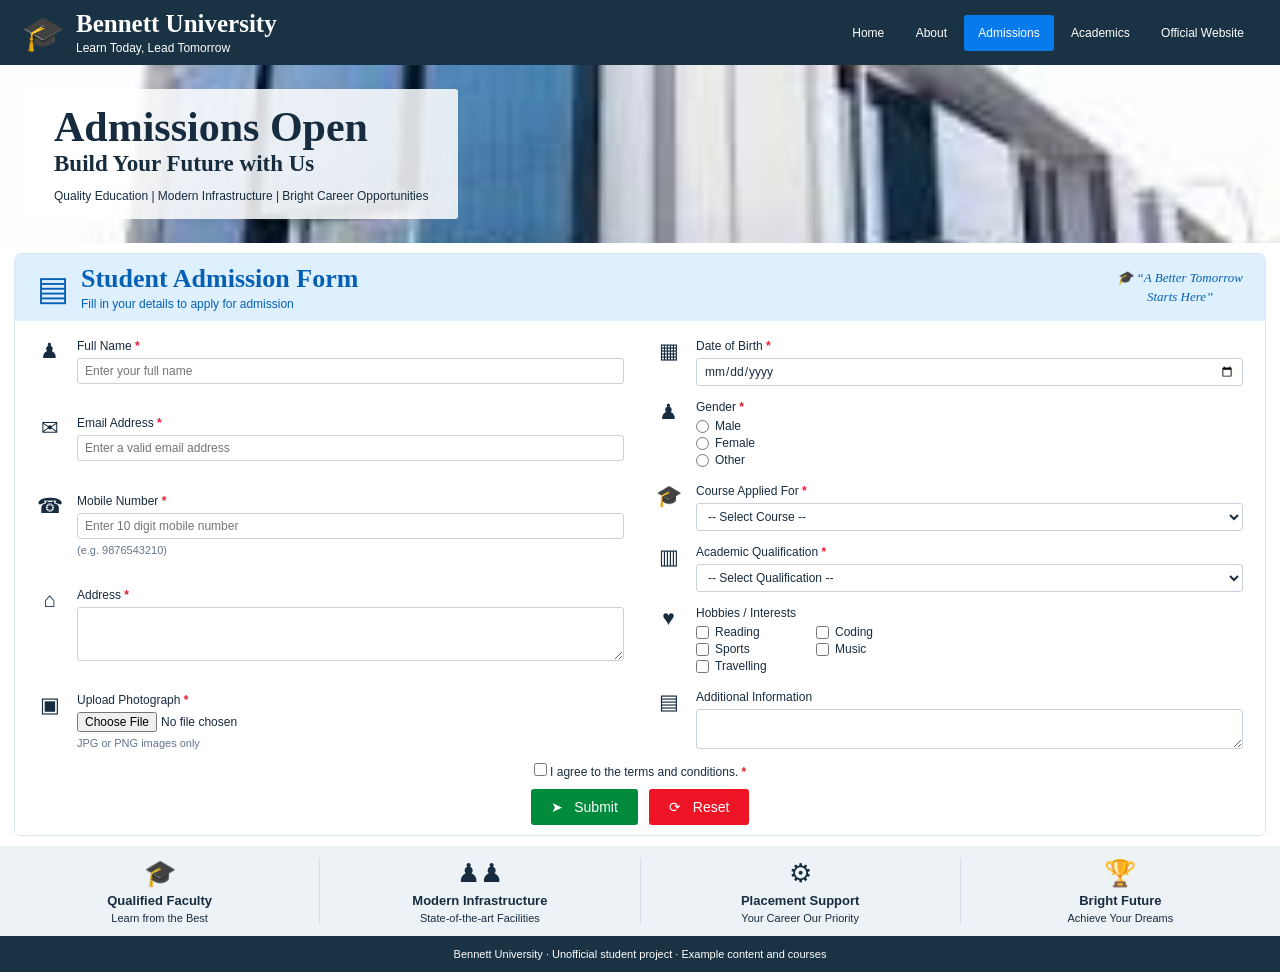
<file: html/23sep/index.html>
<!DOCTYPE html>
    <html lang="en">
    <head>
        <meta charset="UTF-8">
        <meta name="viewport" content="width=device-width, initial-scale=1">
        <title>Bennett University | Admissions</title>
        <link rel="stylesheet" href="style.css">
    </head>
    <body>
        <header>
        <div class="brand">
            <span class="logo">🎓</span>
            <div>
            <h1>Bennett University</h1>
            <p>Learn Today, Lead Tomorrow</p>
            </div>
        </div>
        <nav>
            <a href="#home">Home</a>
            <a href="#highlights">About</a>
            <a class="active" href="#admission">Admissions</a>
            <a href="#course">Academics</a>
            <a href="https://www.bennett.edu.in/">Official Website</a>
        </nav>
        </header>
        <section class="banner" id="home">
        <div>
            <h2>Admissions Open</h2>
            <h3>Build Your Future with Us</h3>
            <p>Quality Education | Modern Infrastructure | Bright Career Opportunities</p>
        </div>
        </section>
        <main id="admission">
        <div class="form-heading">
            <div class="brand">
            <span class="logo">▤</span>
            <div>
                <h2>Student Admission Form</h2>
                <p>Fill in your details to apply for admission</p>
            </div>
            </div>
            <p class="quote">🎓 “A Better Tomorrow<br>Starts Here”</p>
        </div>
        <form onsubmit="event.preventDefault(); alert('Demo only. No application was submitted.');">
            <div class="columns">
            <section class="left-column">
                <div class="field">
                <span class="icon" aria-hidden="true">♟</span>
                <div>
                    <label for="name">Full Name <b>*</b>
                </label>
                <input id="name" name="name" placeholder="Enter your full name" required>
                </div>
            </div>
            <div class="field">
                <span class="icon" aria-hidden="true">✉</span>
                <div>
                <label for="email">Email Address <b>*</b>
                </label>
                <input type="email" id="email" name="email" placeholder="Enter a valid email address" required>
            </div>
            </div>
            <div class="field">
            <span class="icon" aria-hidden="true">☎</span>
            <div>
                <label for="phone">Mobile Number <b>*</b>
            </label>
            <input type="tel" id="phone" name="phone" pattern="[0-9]{10}" maxlength="10" placeholder="Enter 10 digit mobile number" required>
            <small>(e.g. 9876543210)</small>
            </div>
        </div>
        <div class="field">
            <span class="icon" aria-hidden="true">⌂</span>
            <div>
            <label for="address">Address <b>*</b>
            </label>
            <textarea id="address" name="address" rows="3" placeholder="Enter your complete address" required>
            </textarea>
        </div>
        </div>
        <div class="field">
        <span class="icon" aria-hidden="true">▣</span>
        <div>
            <label for="photo">Upload Photograph <b>*</b>
        </label>
        <input type="file" id="photo" accept="image/jpeg,image/png" required>
        <small>JPG or PNG images only</small>
        </div>
    </div>
    </section>
    <section>
    <div class="field">
        <span class="icon" aria-hidden="true">▦</span>
        <div>
        <label for="dob">Date of Birth <b>*</b>
        </label>
        <input type="date" id="dob" name="dob" required>
    </div>
    </div>
    <div class="field">
    <span class="icon" aria-hidden="true">♟</span>
    <fieldset>
        <legend>Gender <b>*</b>
    </legend>
    <label class="option">
        <input type="radio" name="gender" value="male" required> Male</label>
        <label class="option">
        <input type="radio" name="gender" value="female"> Female</label>
        <label class="option">
            <input type="radio" name="gender" value="other"> Other</label>
        </fieldset>
        </div>
        <div class="field">
        <span class="icon" aria-hidden="true">🎓</span>
        <div>
            <label for="course">Course Applied For <b>*</b>
        </label>
        <select id="course" name="course" required>
            <option value="">-- Select Course --</option>
            <option>B.Tech</option>
            <option>BBA</option>
            <option>BCA</option>
            <option>MBA</option>
        </select>
        </div>
    </div>
    <div class="field">
        <span class="icon" aria-hidden="true">▥</span>
        <div>
        <label for="qualification">Academic Qualification <b>*</b>
        </label>
        <select id="qualification" name="qualification" required>
        <option value="">-- Select Qualification --</option>
        <option>Class 12</option>
        <option>Graduate</option>
        <option>Postgraduate</option>
        </select>
    </div>
    </div>
    <div class="field">
    <span class="icon" aria-hidden="true">♥</span>
    <fieldset>
        <legend>Hobbies / Interests</legend>
        <div class="hobbies">
        <label class="option">
            <input type="checkbox" name="hobbies" value="reading"> Reading</label>
            <label class="option">
            <input type="checkbox" name="hobbies" value="coding"> Coding</label>
            <label class="option">
                <input type="checkbox" name="hobbies" value="sports"> Sports</label>
                <label class="option">
                <input type="checkbox" name="hobbies" value="music"> Music</label>
                <label class="option">
                    <input type="checkbox" name="hobbies" value="travelling"> Travelling</label>
                </div>
                </fieldset>
            </div>
            <div class="field">
                <span class="icon" aria-hidden="true">▤</span>
                <div>
                <label for="information">Additional Information</label>
                <textarea id="information" name="information" rows="2" placeholder="Any other information (optional)">
                </textarea>
                </div>
            </div>
            </section>
        </div>
        <div class="actions">
            <label class="agreement">
            <input type="checkbox" required> I agree to the terms and conditions. <b>*</b>
            </label>
            <button type="submit">➤ &nbsp; Submit</button>
            <button type="reset">⟳ &nbsp; Reset</button>
        </div>
        </form>
    </main>
    <section class="highlights" id="highlights">
        <div>
        <span>🎓</span>
        <h3>Qualified Faculty</h3>
        <p>Learn from the Best</p>
        </div>
        <div>
        <span>♟♟</span>
        <h3>Modern Infrastructure</h3>
        <p>State-of-the-art Facilities</p>
        </div>
        <div>
        <span>⚙</span>
        <h3>Placement Support</h3>
        <p>Your Career Our Priority</p>
        </div>
        <div>
        <span>🏆</span>
        <h3>Bright Future</h3>
        <p>Achieve Your Dreams</p>
        </div>
    </section>
    <footer>Bennett University · Unofficial student project · Example content and courses</footer>
    </body>
    </html>
</file>
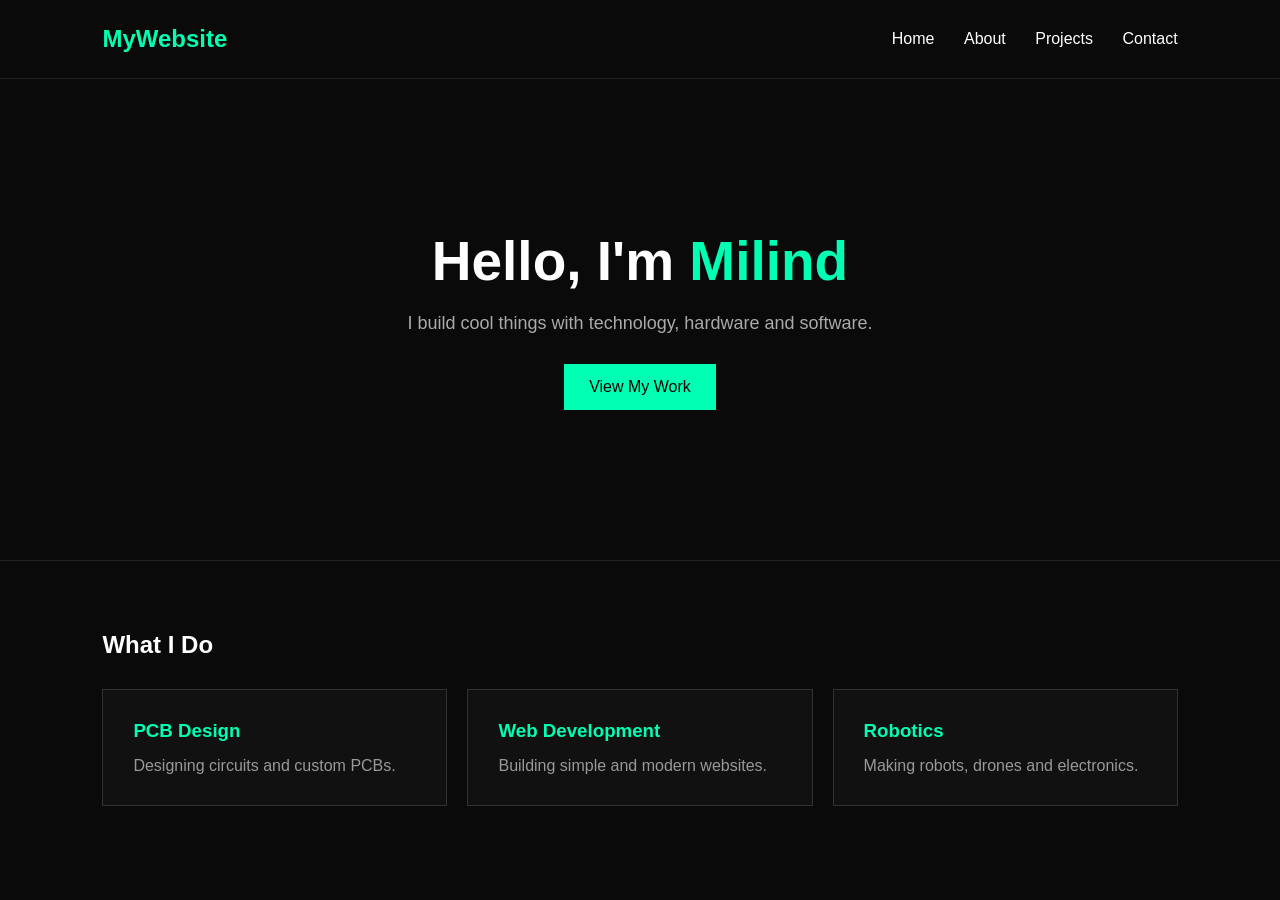
<file: html/10sep/1.html>
<!DOCTYPE html>
<html>
<head>
    <title>My Website</title>
    <link rel="stylesheet" href="style.css">
</head>

<body>

    <nav>
        <h2>MyWebsite</h2>

        <div>
            <a href="#">Home</a>
            <a href="#">About</a>
            <a href="#">Projects</a>
            <a href="#">Contact</a>
        </div>
    </nav>

    <main>
        <h1>Hello, I'm <span>Milind</span></h1>

        <p>
            I build cool things with technology, hardware and software.
        </p>

        <button>View My Work</button>
    </main>

    <section>
        <h2>What I Do</h2>

        <div class="cards">
            <div class="card">
                <h3>PCB Design</h3>
                <p>Designing circuits and custom PCBs.</p>
            </div>

            <div class="card">
                <h3>Web Development</h3>
                <p>Building simple and modern websites.</p>
            </div>

            <div class="card">
                <h3>Robotics</h3>
                <p>Making robots, drones and electronics.</p>
            </div>
        </div>
    </section>

</body>
</html>
</file>
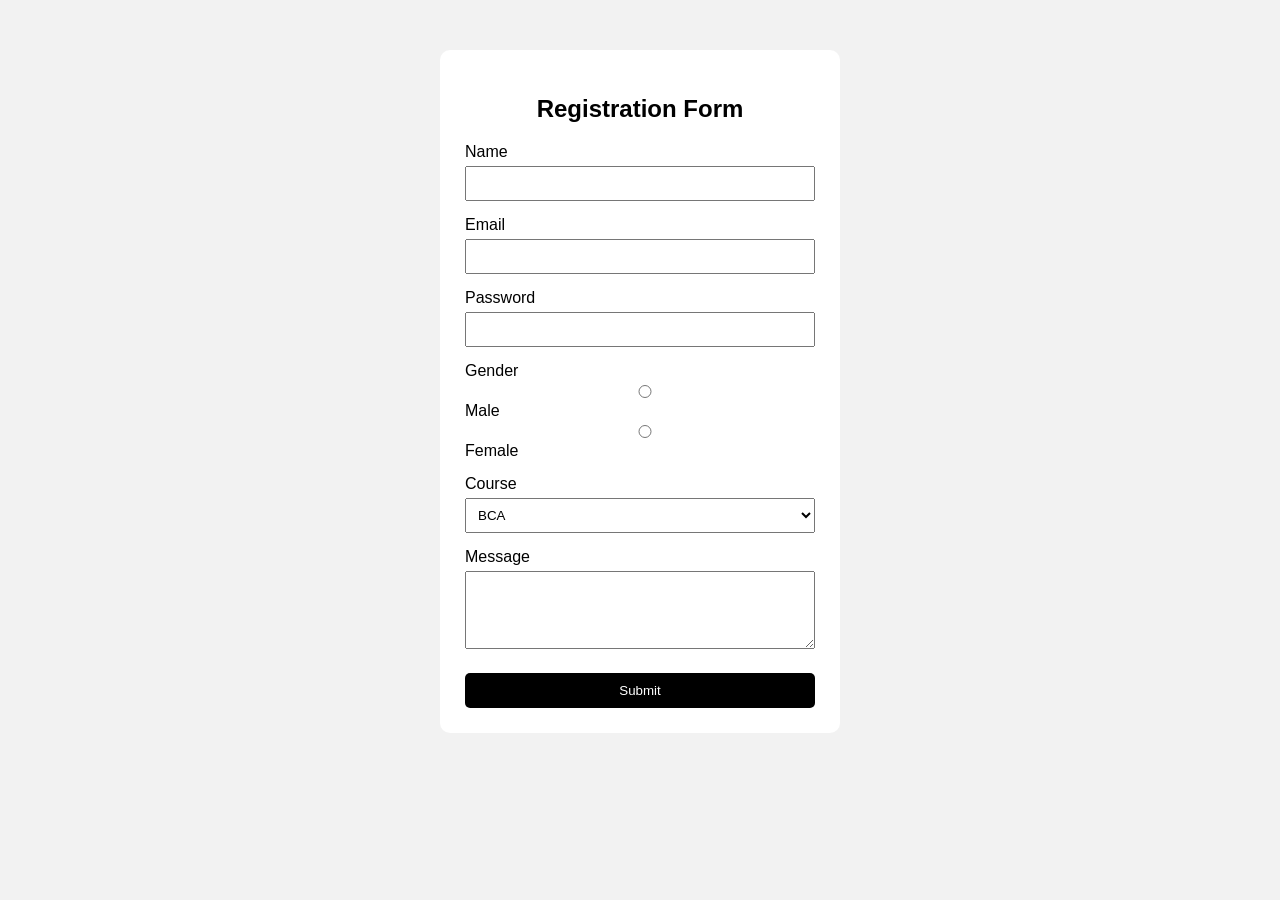
<file: html/16sep/1.html>
<!DOCTYPE html>
<html>
<head>
    <title>Simple Form</title>
    <link rel="stylesheet" href="style.css">
</head>

<body>

    <div class="form">
        <h2>Registration Form</h2>

        <form>
            <label>Name</label>
            <input type="text">

            <label>Email</label>
            <input type="email">

            <label>Password</label>
            <input type="password">

            <label>Gender</label>
            <div>
                <input type="radio" name="gender"> Male
                <input type="radio" name="gender"> Female
            </div>

            <label>Course</label>
            <select>
                <option>BCA</option>
                <option>BBA</option>
                <option>B.Tech</option>
            </select>

            <label>Message</label>
            <textarea rows="4"></textarea>

            <button type="submit">Submit</button>
        </form>
    </div>

</body>
</html>
</file>
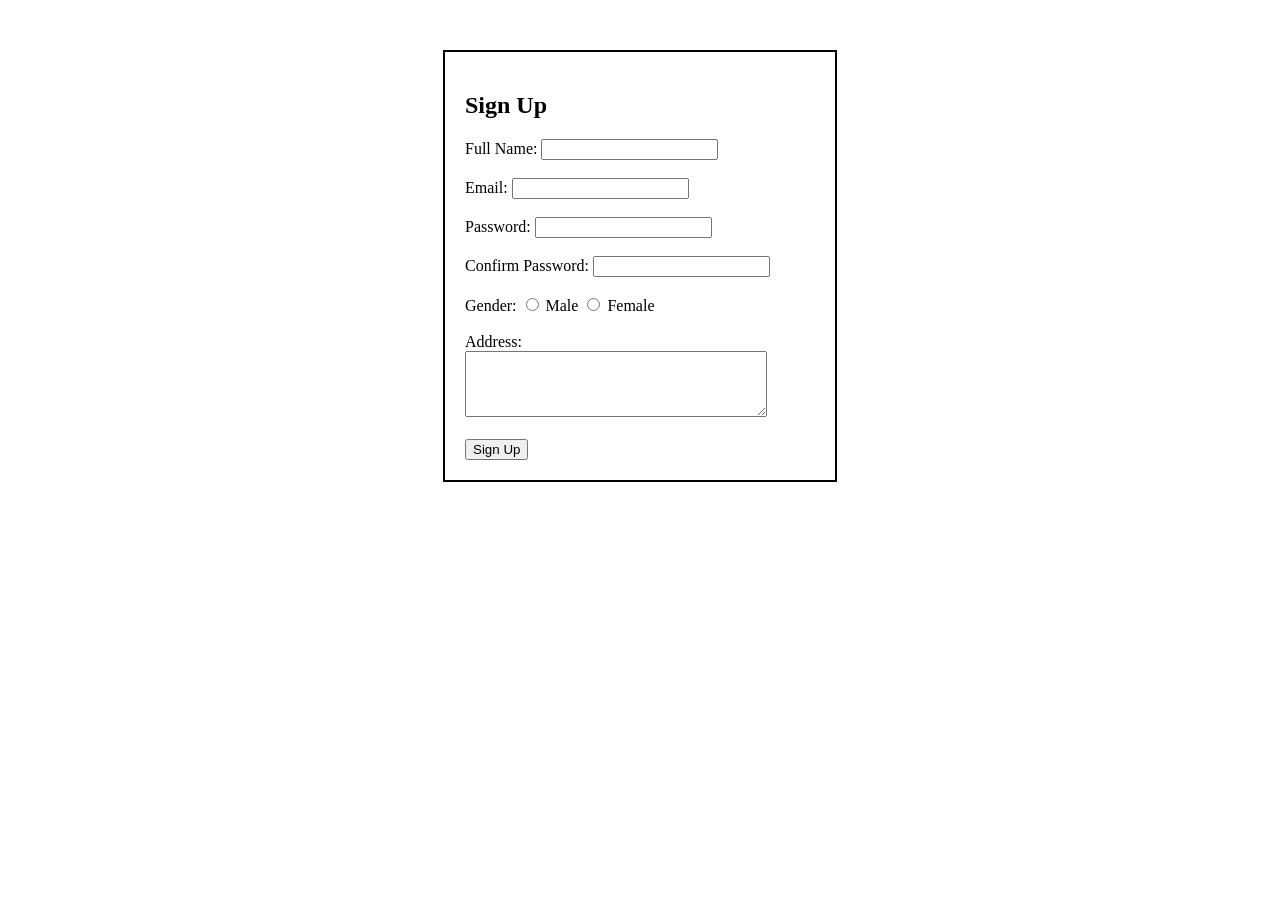
<file: html/16sep/2.html>
<!DOCTYPE html>
<html>
<head>
    <title>Sign Up</title>

    <style>
        .box {
            width: 350px;
            margin: 50px auto;
            padding: 20px;
            border: 2px solid black;
        }
    </style>
</head>

<body>

<div class="box">

    <h2>Sign Up</h2>

    <form>

        <label>Full Name:</label>
        <input type="text" name="fullname" required>
        <br><br>

        <label>Email:</label>
        <input type="email" name="email" required>
        <br><br>

        <label>Password:</label>
        <input type="password" name="password" required>
        <br><br>

        <label>Confirm Password:</label>
        <input type="password" name="confirm_password" required>
        <br><br>

        <label>Gender:</label>
        <input type="radio" name="gender"> Male
        <input type="radio" name="gender"> Female
        <br><br>

        <label>Address:</label><br>
        <textarea name="address" rows="4" cols="35"></textarea>
        <br><br>

        <input type="submit" value="Sign Up">

    </form>

</div>

</body>
</html>
</file>
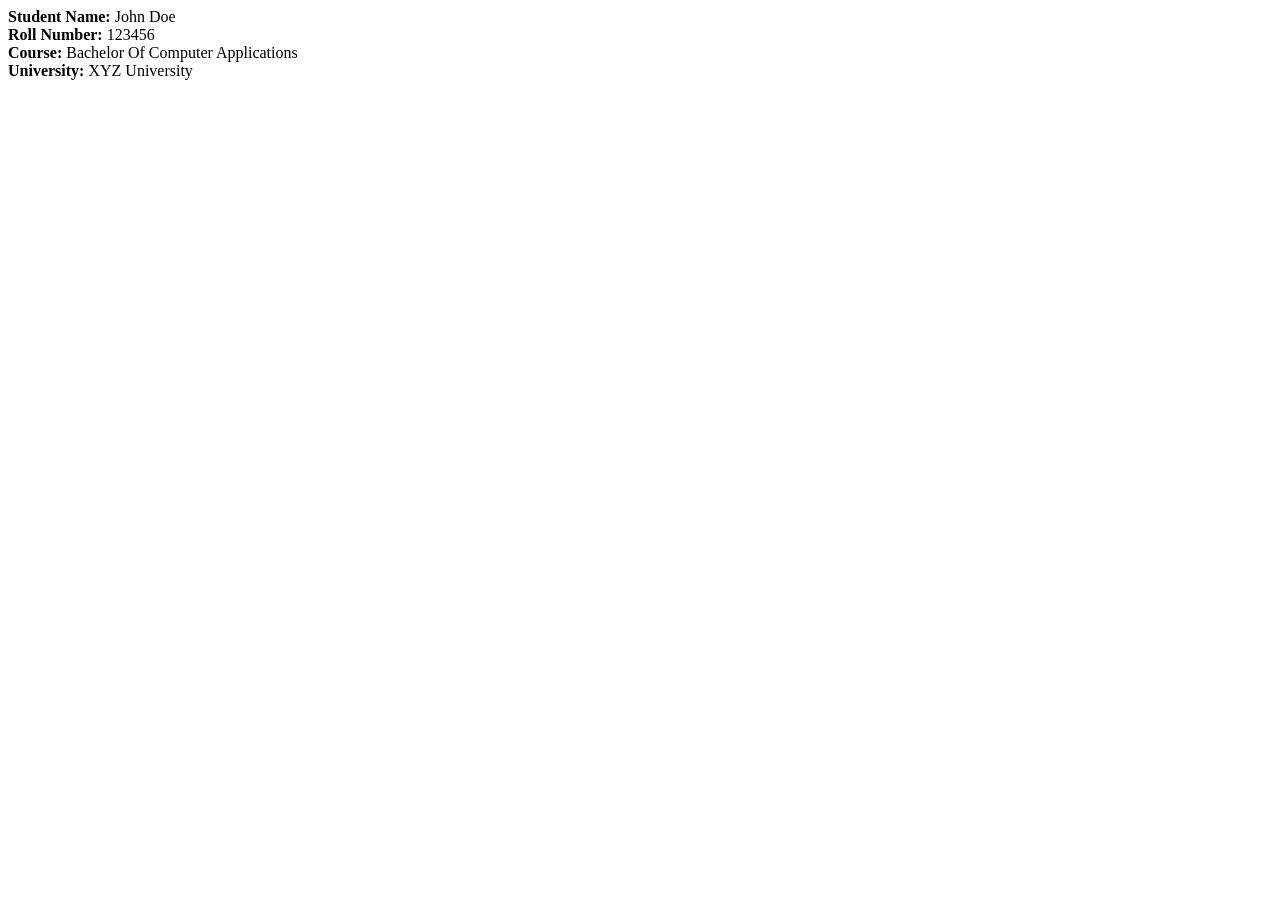
<file: html/21aug/2.html>
<!DOCTYPE html>
<html lang="en">
<head>
    <title>Document</title>
</head>
<body>
    <b>Student Name:</b> John Doe
    <br>
    <b>Roll Number:</b> 123456
    <br>
    <b>Course:</b> Bachelor Of Computer Applications
    <br>
    <b>University:</b> XYZ University 
</body>
</html>
</file>
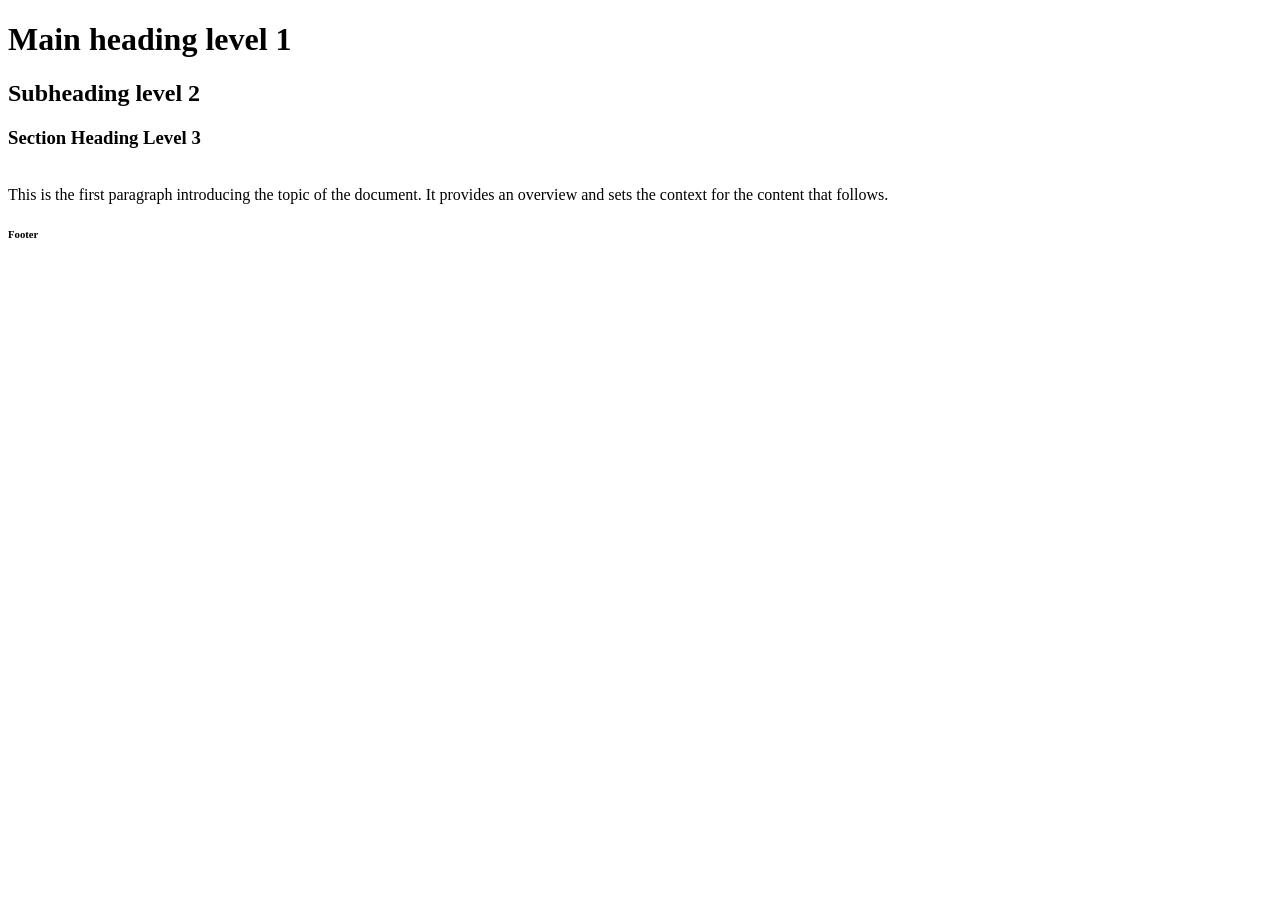
<file: html/21aug/3.html>
<!DOCTYPE html>
<html lang="en">
<head>
    <meta charset="UTF-8">
    <meta name="viewport" content="width=device-width, initial-scale=1.0">
    <title>Document</title>
</head>
<body>
    <h1>Main heading level 1</h1>
    <h2>Subheading level 2</h2>
    <h3>Section Heading Level 3</h3>
    <br>
    This is the first paragraph introducing the topic of the document. It provides an overview and sets the context for the content that follows.
    <br>
    <h6>Footer</h6>
</body>
</html>
</file>
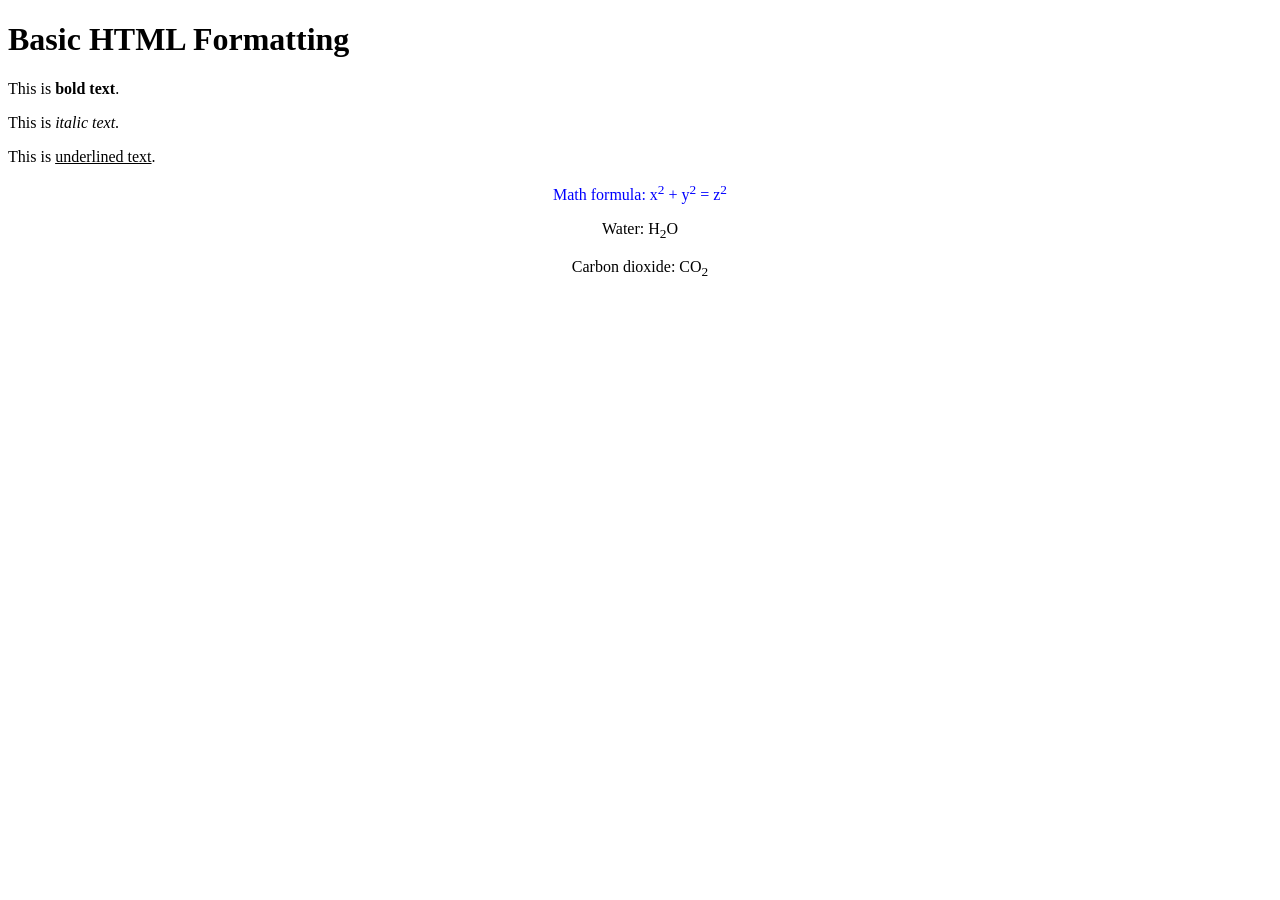
<file: html/21aug/4.html>
<!DOCTYPE html>
<html lang="en">
<head>
    <title>Basic HTML Tags</title>
</head>
<body>
    <div>
        <h1>Basic HTML Formatting</h1>
        <p>This is <b>bold text</b>.</p>
        <p>This is <i>italic text</i>.</p>
        <p>This is <u>underlined text</u>.</p>
        <p style="text-align: center; color: blue;">Math formula: x<sup>2</sup> + y<sup>2</sup> = z<sup>2</sup></p>
        <p style="text-align: center;">Water: H<sub>2</sub>O</p>
        <p style="text-align: center;"y 93>Carbon dioxide: CO<sub>2</sub></p>
    </div>
</body>
</html>
</file>
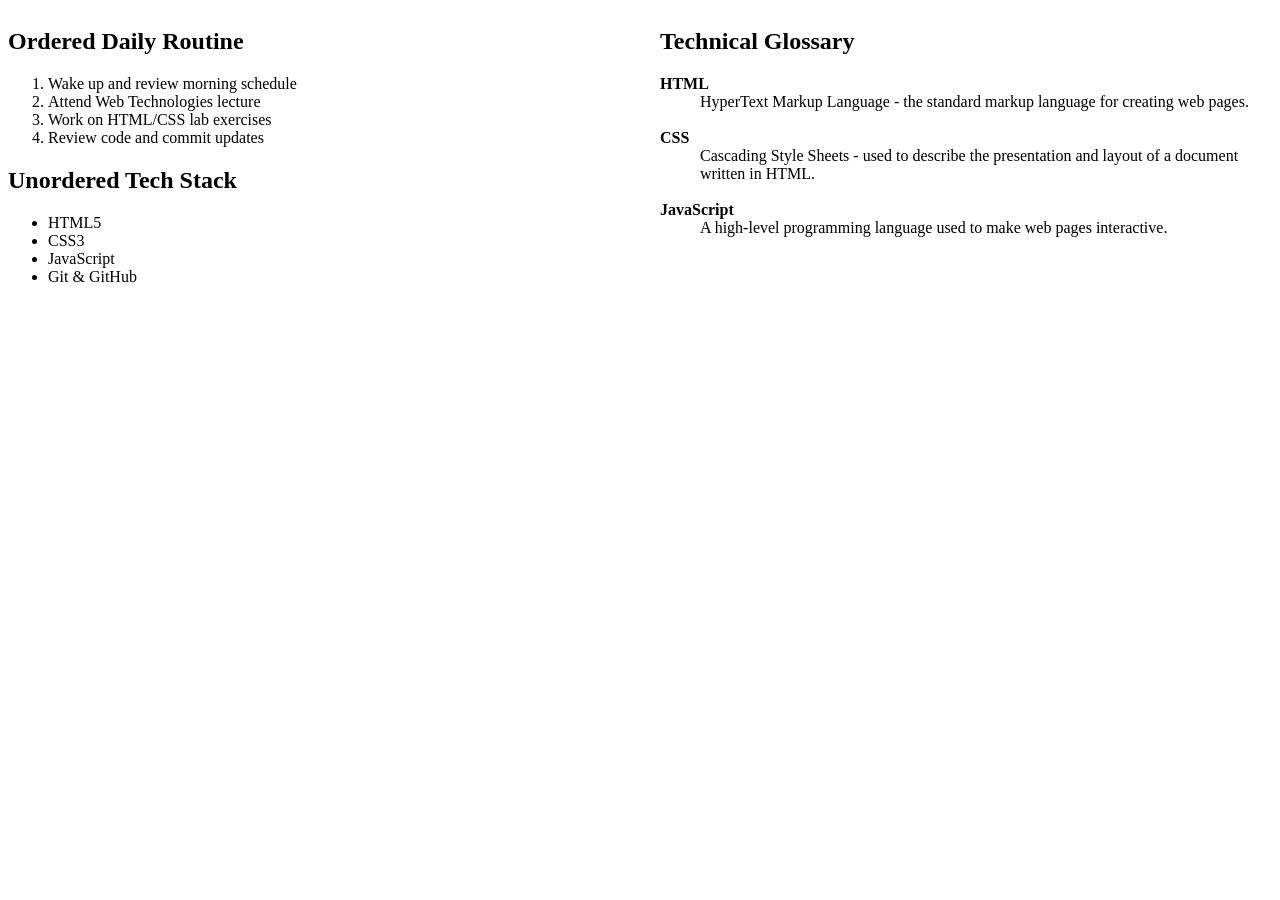
<file: html/9sep/1.html>
<!DOCTYPE html>
<html lang="en">
<head>
    <meta charset="UTF-8">
    <title>Exercise 2.2 - HTML Lists</title>
    <style>
        .container {
            display: flex;
            justify-content: space-between;
            gap: 40px;
        }
        .left-column {
            flex: 1;
        }
        .right-column {
            flex: 1;
        }
    </style>
</head>
<body>

    <div class="container">
        <div class="left-column">
            <h2>Ordered Daily Routine</h2>
            <ol>
                <li>Wake up and review morning schedule</li>
                <li>Attend Web Technologies lecture</li>
                <li>Work on HTML/CSS lab exercises</li>
                <li>Review code and commit updates</li>
            </ol>

            <h2>Unordered Tech Stack</h2>
            <ul>
                <li>HTML5</li>
                <li>CSS3</li>
                <li>JavaScript</li>
                <li>Git & GitHub</li>
            </ul>
        </div>

        <div class="right-column">
            <h2>Technical Glossary</h2>
            <dl>
                <dt><strong>HTML</strong></dt>
                <dd>HyperText Markup Language - the standard markup language for creating web pages.</dd>
                <br>
                <dt><strong>CSS</strong></dt>
                <dd>Cascading Style Sheets - used to describe the presentation and layout of a document written in HTML.</dd>
                <br>
                <dt><strong>JavaScript</strong></dt>
                <dd>A high-level programming language used to make web pages interactive.</dd>
            </dl>
        </div>
    </div>

</body>
</html>
</file>
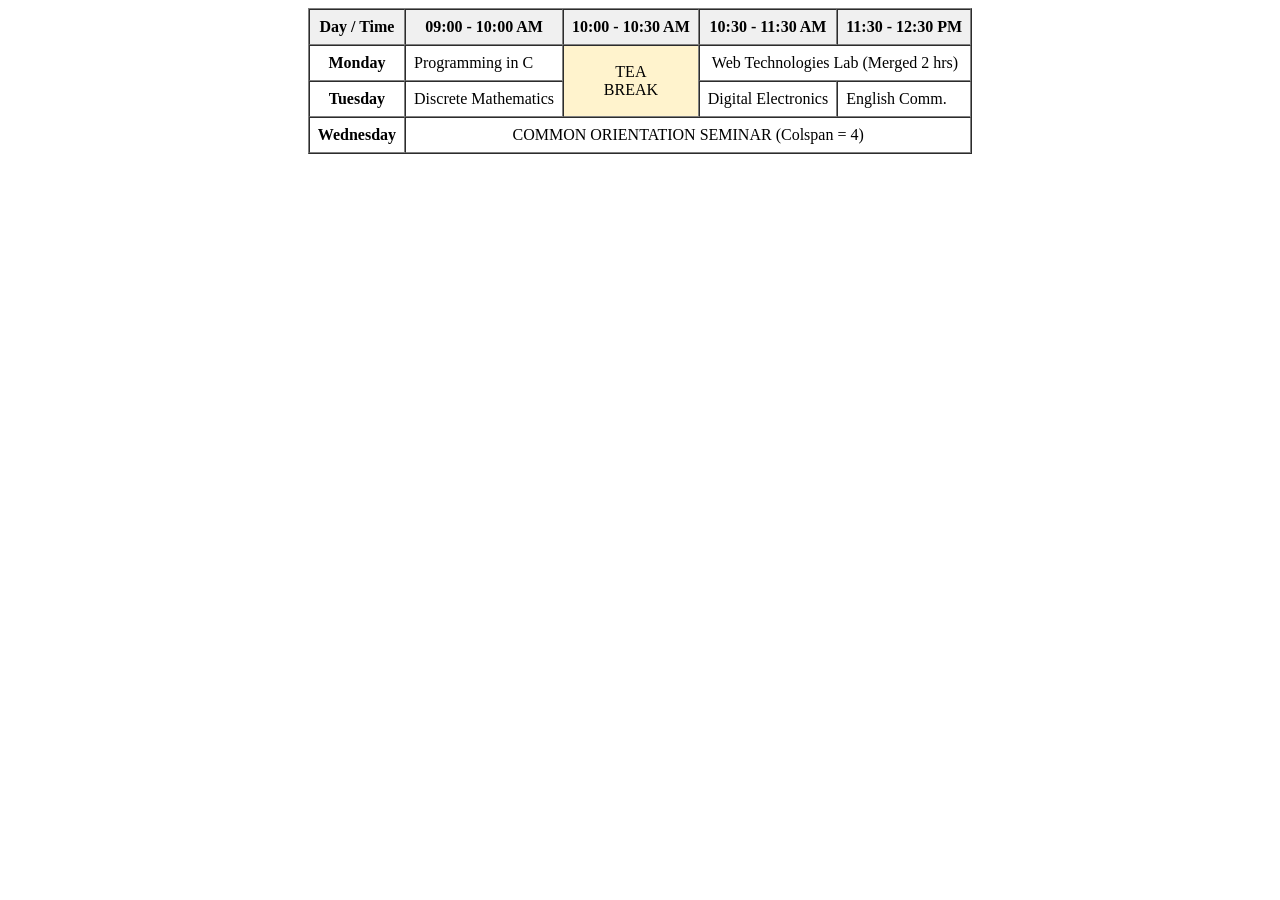
<file: html/9sep/3.html>
<!DOCTYPE html>
<html>
<head>
    <title>Practical 4 - Exercise 4.0</title>
</head>
<body>

    <table border="1" cellpadding="8" cellspacing="0" align="center">
        <thead>
            <tr bgcolor="#f0f0f0">
                <th>Day / Time</th>
                <th>09:00 - 10:00 AM</th>
                <th>10:00 - 10:30 AM</th>
                <th>10:30 - 11:30 AM</th>
                <th>11:30 - 12:30 PM</th>
            </tr>
        </thead>
        <tbody>
            <tr>
                <th>Monday</th>
                <td>Programming in C</td>
                <td rowspan="2" align="center" bgcolor="#fff3cd">TEA<br>BREAK</td>
                <td colspan="2" align="center">Web Technologies Lab (Merged 2 hrs)</td>
            </tr>
            <tr>
                <th>Tuesday</th>
                <td>Discrete Mathematics</td>
                <td>Digital Electronics</td>
                <td>English Comm.</td>
            </tr>
            <tr>
                <th>Wednesday</th>
                <td colspan="4" align="center">COMMON ORIENTATION SEMINAR (Colspan = 4)</td>
            </tr>
        </tbody>
    </table>

</body>
</html>
</file>
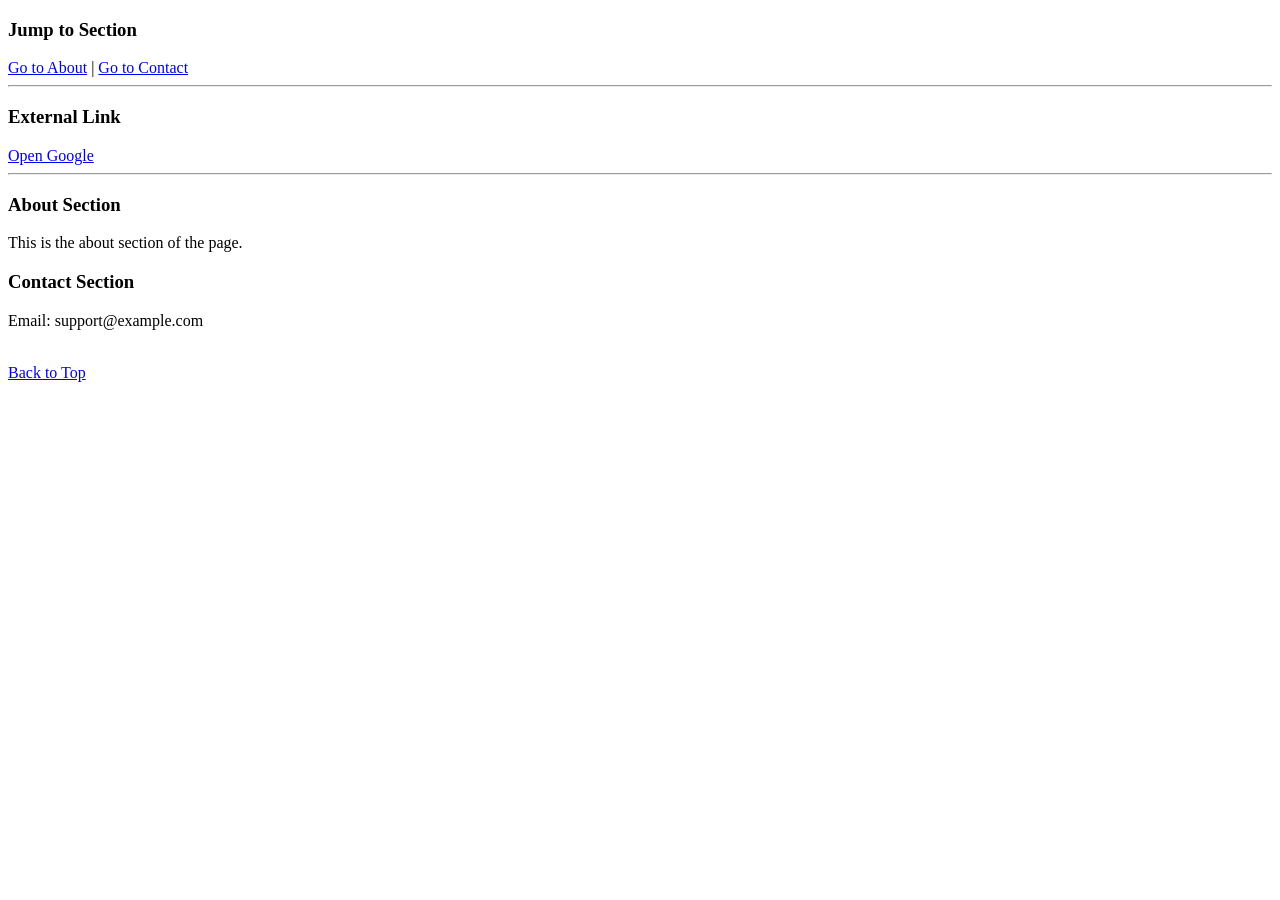
<file: html/9sep/4.html>
<!DOCTYPE html>
<html>
<head>
    <title>Links and Bookmarks</title>
</head>
<body>

    <h3>Jump to Section</h3>
    <a href="#about">Go to About</a> | 
    <a href="#contact">Go to Contact</a>

    <hr>

    <h3>External Link</h3>
    <a href="https://www.google.com" target="_blank">Open Google</a>

    <hr>

    <h3 id="about">About Section</h3>
    <p>This is the about section of the page.</p>

    <h3 id="contact">Contact Section</h3>
    <p>Email: support@example.com</p>

    <br>
    <a href="#">Back to Top</a>

</body>
</html>
</file>
<file: html/23sep/style.css>
* {
  box-sizing: border-box;
  margin: 0;
  padding: 0;
}

body {
  font-family: Arial, sans-serif;
  font-size: 12px;
  color: #172c3f;
  background: white;
}

h1, h2, .banner h3 {
  font-family: Georgia, serif;
}

header, .brand, .form-heading {
  display: flex;
  align-items: center;
  justify-content: space-between;
  gap: 12px;
}

header {
  padding: 10px 22px;
  background: #193344;
  color: white;
}

h1 {
  font-size: 25px;
}

.brand p {
  margin-top: 3px;
}

.logo {
  font-size: 34px;
}

nav a {
  display: inline-block;
  padding: 11px 14px;
  color: white;
  text-decoration: none;
  border-radius: 3px;
}

nav a:hover, .active {
  background: #087bec;
}

.banner {
  padding: 24px;
  background-color: #c7d7df;
  background-image: url("univeristy.jpg");
  background-position: center;
  background-size: cover;
}

.banner > div {
  width: fit-content;
  max-width: 100%;
  padding: 14px 30px;
  background: rgba(255,255,255,0.85);
  border-radius: 3px;
}

.banner h2 {
  font-size: 42px;
}

.banner h3 {
  font-size: 23px;
  margin-bottom: 10px;
}

.banner p {
  line-height: 1.5;
}

main {
  margin: 10px 14px;
  border: 1px solid #dce4ed;
  border-radius: 7px;
  overflow: hidden;
}

.form-heading {
  padding: 10px 22px;
  background: #def0fe;
  color: #0560b5;
}

.form-heading h2 {
  font-size: 26px;
}

.quote {
  font-family: Georgia, serif;
  font-size: 13px;
  font-style: italic;
  text-align: center;
  line-height: 1.4;
}

form {
  padding: 18px 22px 10px;
}

.columns {
  display: flex;
  gap: 32px;
}

.columns > section {
  flex: 1;
  min-width: 0;
}

.left-column {
  display: flex;
  flex-direction: column;
  justify-content: space-between;
}

.field {
  display: flex;
  align-items: flex-start;
  gap: 15px;
  margin-bottom: 14px;
}

.icon {
  width: 25px;
  flex-shrink: 0;
  text-align: center;
  font-size: 21px;
}

.field > div, fieldset {
  flex: 1;
  min-width: 0;
}

fieldset {
  border: 0;
}

label, legend {
  display: block;
  margin-bottom: 5px;
  font-size: 12px;
}

b {
  color: #e51d2e;
}

input, select, textarea {
  width: 100%;
  padding: 5px 7px;
  border: 1px solid #c8d1dd;
  border-radius: 3px;
  background: #fff;
  color: #172c3f;
  font: inherit;
}

textarea {
  display: block;
  resize: vertical;
}

input[type="file"] {
  padding: 0;
  border: 0;
}

input[type="radio"], input[type="checkbox"] {
  width: auto;
  accent-color: #087bec;
}

.option {
  display: flex;
  align-items: center;
  gap: 6px;
  margin-bottom: 3px;
}

.hobbies {
  display: grid;
  grid-template-columns: 1fr 1fr;
  max-width: 240px;
}

small {
  display: block;
  margin-top: 5px;
  color: #63758a;
  font-size: 11px;
}

input:focus-visible, select:focus-visible, textarea:focus-visible, button:focus-visible, a:focus-visible {
  outline: 2px solid #087bec;
  outline-offset: 2px;
}

.actions {
  text-align: center;
}

.agreement {
  margin: 0 0 10px;
}

button {
  padding: 10px 20px;
  margin: 0 4px;
  border: 0;
  border-radius: 3px;
  background: #008b3c;
  color: white;
  font-family: Arial, sans-serif;
  font-size: 14px;
  cursor: pointer;
}

button[type="reset"] {
  background: #ed1425;
}

button:hover {
  opacity: 0.85;
}

.highlights {
  display: flex;
  padding: 12px 0;
  background: #edf2f7;
  text-align: center;
}

.highlights div {
  flex: 1;
  padding: 0 10px;
  border-right: 1px solid #d6dfe8;
}

.highlights div:last-child {
  border: 0;
}

.highlights span {
  font-size: 26px;
}

.highlights h3 {
  margin: 4px 0;
  font-size: 13px;
}

.highlights p {
  font-size: 11px;
}

footer {
  padding: 12px;
  background: #193344;
  color: white;
  text-align: center;
  font-size: 11px;
}

@media (max-width: 650px) {
  header, .columns {
    flex-direction: column;
  }

  header {
    align-items: flex-start;
  }

  nav a {
    padding: 8px;
  }

  .columns {
    gap: 0;
  }

  .banner {
    padding: 18px;
  }

  .banner > div {
    padding: 15px;
  }

  .banner h2 {
    font-size: 32px;
  }

  .banner h3 {
    font-size: 20px;
  }

  .form-heading h2 {
    font-size: 22px;
  }

  .quote {
    display: none;
  }

  form {
    padding: 16px 12px;
  }

  .highlights {
    flex-wrap: wrap;
    gap: 16px 0;
  }

  .highlights div {
    flex: 0 0 50%;
  }

}
</file>
<file: html/10sep/style.css>
* {
    box-sizing: border-box;
    margin: 0;
    padding: 0;
}

body {
    background: #0a0a0a;
    color: white;
    font-family: Arial, sans-serif;
}

nav {
    display: flex;
    justify-content: space-between;
    align-items: center;
    padding: 25px 8%;
    border-bottom: 1px solid #222;
}

nav h2 {
    color: #00ffb3;
}

nav a {
    color: white;
    text-decoration: none;
    margin-left: 25px;
}

nav a:hover {
    color: #00ffb3;
}

main {
    text-align: center;
    padding: 150px 20px;
}

h1 {
    font-size: 55px;
    margin-bottom: 20px;
}

h1 span {
    color: #00ffb3;
}

main p {
    color: #aaa;
    font-size: 18px;
    margin-bottom: 30px;
}

button {
    background: #00ffb3;
    border: none;
    padding: 14px 25px;
    font-size: 16px;
    cursor: pointer;
}

button:hover {
    background: white;
}

section {
    padding: 70px 8%;
    border-top: 1px solid #222;
}

section > h2 {
    margin-bottom: 30px;
}

.cards {
    display: flex;
    gap: 20px;
}

.card {
    flex: 1;
    padding: 30px;
    border: 1px solid #333;
    background: #111;
}

.card h3 {
    color: #00ffb3;
    margin-bottom: 15px;
}

.card p {
    color: #999;
}
</file>
<file: html/16sep/style.css>
body {
    font-family: Arial;
    background: #f2f2f2;
}

.form {
    width: 350px;
    margin: 50px auto;
    padding: 25px;
    background: white;
    border-radius: 10px;
}

h2 {
    text-align: center;
}

label {
    display: block;
    margin-top: 15px;
}

input, select, textarea {
    width: 100%;
    padding: 8px;
    margin-top: 5px;
    box-sizing: border-box;
}

button {
    width: 100%;
    padding: 10px;
    margin-top: 20px;
    background: black;
    color: white;
    border: none;
    border-radius: 5px;
}
</file>
